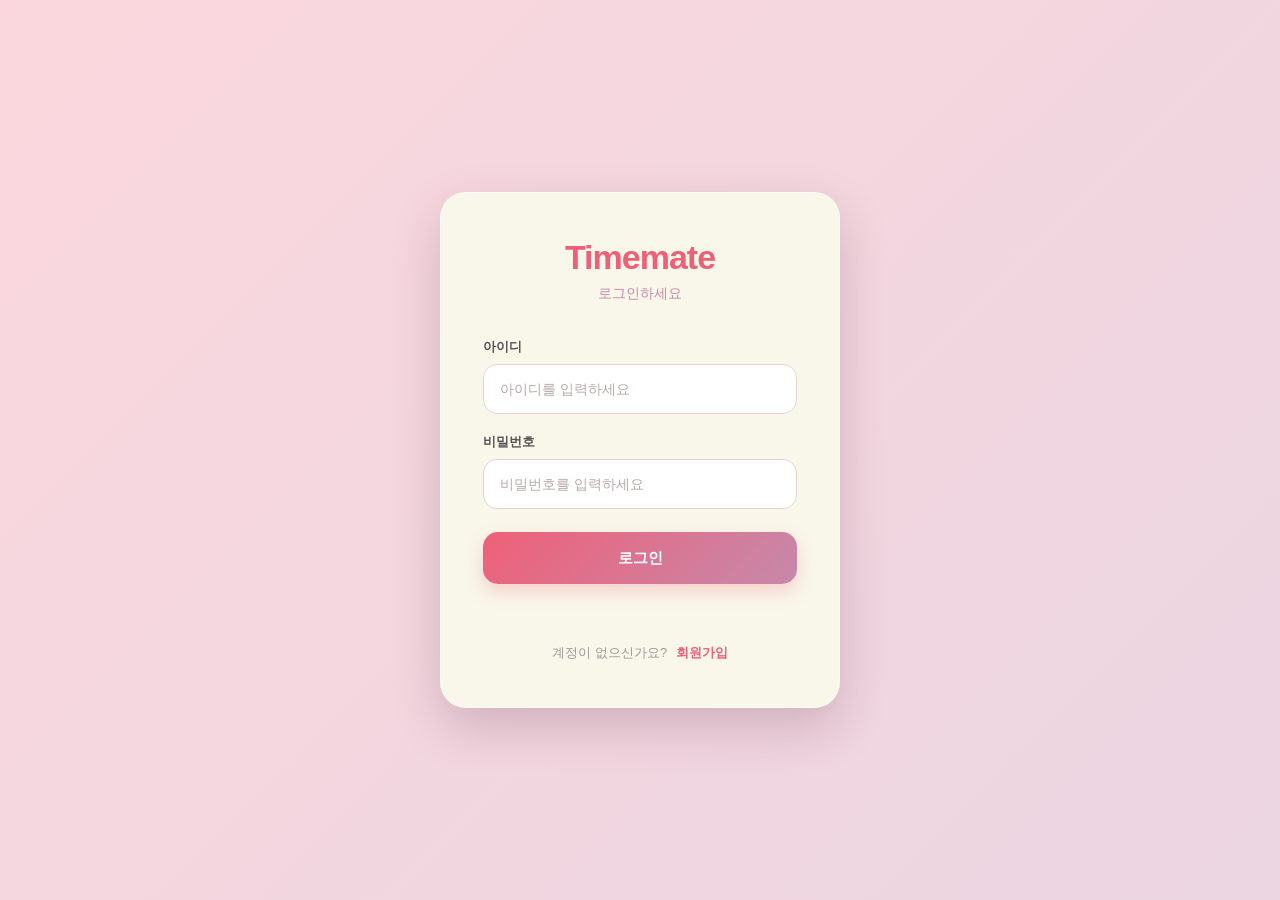
<file: index.html>
<!DOCTYPE html>
<html lang="ko">

<head>
    <meta charset="UTF-8">
    <meta name="viewport"
        content="width=device-width, initial-scale=1.0">
    <title>Timemate</title>
    <link rel="stylesheet" href="style.css">
</head>

<body>
<div class="app">
    <!-- 左侧菜单（왼쪽 메뉴） -->
    <aside class="sidebar">
        <div class="logo">
            Timemate
        </div>
       
<nav class="menu">

    <a href="index.html" class="menu-item active">
        <span class="menu-icon">⌂</span>
        <span>대시보드</span>
    </a>

    <a href="index.html" class="menu-item">
        <span class="menu-icon">▣</span>
        <span>일정 관리</span>
    </a>

    <a href="focus.html" class="menu-item">
        <span class="menu-icon">✓</span>
        <span>집중 관리</span>
    </a>

    <a href="statistics.html" class="menu-item">
        <span class="menu-icon">▥</span>
        <span>통계</span>
    </a>

    <a href="#" class="menu-item">
        <span class="menu-icon">⚙</span>
        <span>설정</span>
    </a>

</nav>

    </aside>

    <!--主界面（메인 화면） -->

    <main class="main">

        <!-- 상단 -->
        <header class="top-header">
            <div class="title-area">
                <h1>
                    개인 일정 관리
                </h1>
                <p id="welcomeMessage">
                    Hi!
                </p>
            </div>

            <div class="user-area">
                <div class="user-avatar">
                    J
                </div>
                <button id="logoutButton">
                    로그아웃
                </button>
            </div>
        </header>

        <!-- 今日摘要（오늘의 요약） -->

        <section class="summary-section">

            <div class="summary-card">

                <span class="summary-label">
                    오늘의 일정
                </span>

                <strong id="todayScheduleCount">
                    0
                </strong>

                <span class="summary-small">
                    개
                </span>

            </div>
            <div class="summary-card">

                <span class="summary-label">
                    오늘의 할 일
                </span>

                <strong id="todayTodoCount">
                    0
                </strong>

                <span class="summary-small">
                    개
                </span>

            </div>
            <div class="summary-card">

                <span class="summary-label">
                    집중 시간
                </span>

                <strong id="todayFocusTime">
                    00:00
                </strong>

                <span class="summary-small">
                    오늘
                </span>

            </div>

        </section>

        
<!-- 월간 캘린더 -->
<section class="calendar-card">
    <div class="section-header calendar-header">
        <div>
            <p class="section-label">CALENDAR</p>
            <h2>월간 일정 캘린더</h2>
        </div>

        <div class="calendar-navigation">
            <button type="button" id="prevMonth">‹</button>
            <strong id="calendarMonth"></strong>
            <button type="button" id="nextMonth">›</button>
        </div>
    </div>

    <div class="calendar-weekdays">
        <span>일</span>
        <span>월</span>
        <span>화</span>
        <span>수</span>
        <span>목</span>
        <span>금</span>
        <span>토</span>
    </div>

    <div id="calendarDays" class="calendar-days"></div>

    <div class="calendar-agenda">
        <h3 id="selectedDateTitle">선택한 날짜의 일정</h3>
        <ul id="calendarAgendaList"></ul>
    </div>
</section>

<!-- 기존 일정 관리 -->
<section class="schedule-card">

        <!--  日程管理（일정 관리） -->
            <div class="section-header">
                <div>
                    <p class="section-label">
                        SCHEDULE
                    </p>
                    <h2>
                        일정 관리
                    </h2>
                </div>
            </div>
            <!--  日程输入（일정 입력） -->
            <div class="schedule-input">
                <input
                    type="date"
                    id="date"
                >
                <input
                    type="text"
                    id="schedule"
                    placeholder="새로운 일정을 입력하세요"
                >
                <button
                    onclick="addSchedule()"
                    class="add-button"
                >
                    추가
                </button>
            </div>
            <!--  日程列表（일정 목록） -->
            <div class="schedule-content">
                <ul id="scheduleList">
                </ul>
            </div>
        <!-- 未来功能（앞으로 추가될 기능） -->
        <section class="future-section">
            <a href="focus.html" class="future-card">
    <div class="future-icon">
        ✓
    </div>

    <div>
        <h3>
            To-Do
        </h3>

        <p>
            지금 해야 할 일을 관리해보세요.
        </p>
    </div>
</a>
            <a href="focus.html" class="future-card">

    <div class="future-icon">
        ◷
    </div>

    <div>

        <h3>
            집중 관리
        </h3>

        <p>
            지금 할 일과 집중 시간을 관리해보세요.
        </p>

    </div>

</a>
            <div class="future-card">

                <div class="future-icon">
                    ▥
                </div>

                <div>

                    <h3>
                        통계
                    </h3>

                    <p>
                        나의 활동을 확인해보세요.
                    </p>

                </div>

            </div>


        </section>


    </main>

</div>

<script src="script.js"></script>

</body>

</html>
</file>
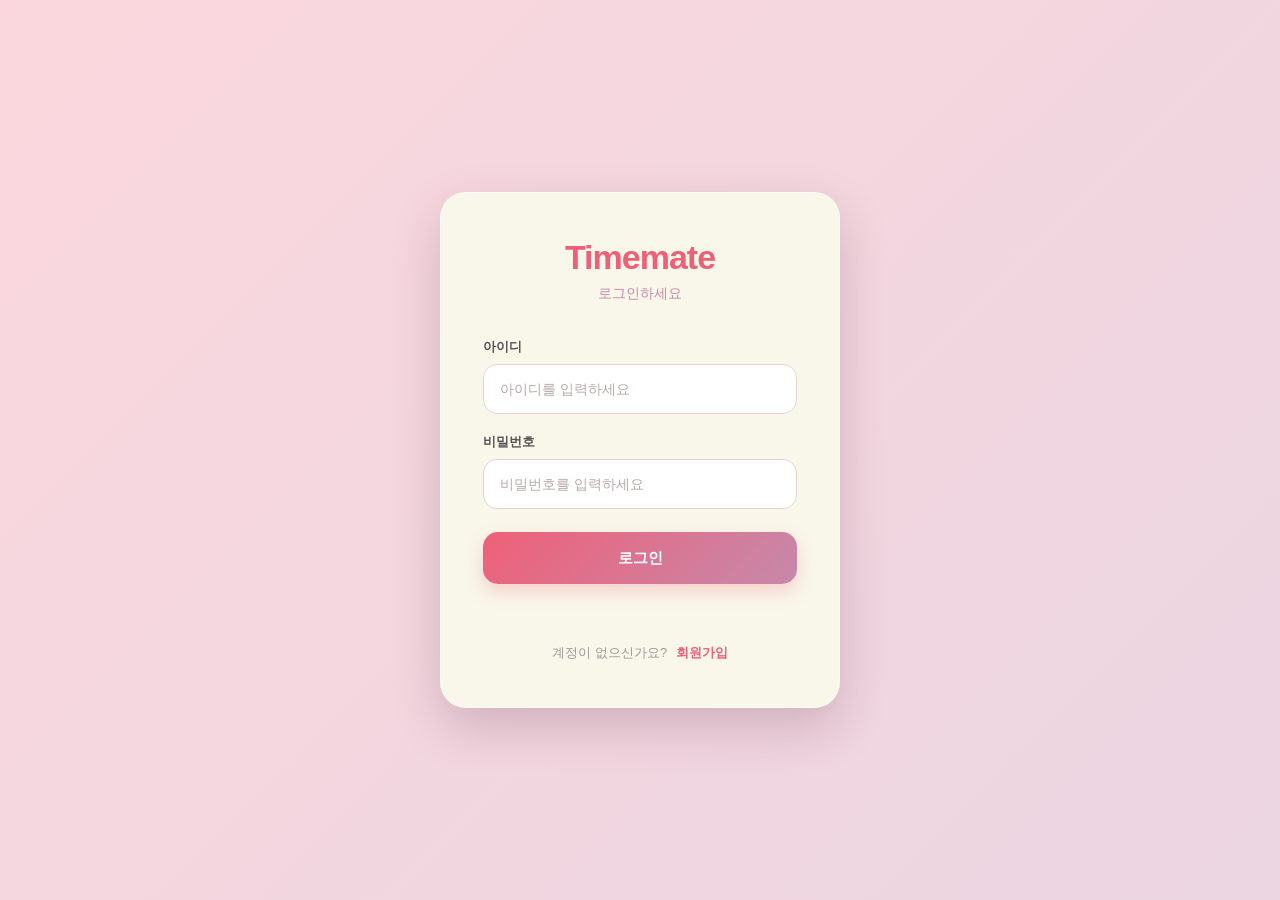
<file: focus.html>
<!DOCTYPE html>
<html lang="ko">

<head>

    <meta charset="UTF-8">
    <meta name="viewport"
        content="width=device-width, initial-scale=1.0">
    <title>Timemate - 집중 관리</title>

    <link rel="stylesheet" href="focus.css">

</head>

<body>
<!--  전체页面  -->

<div class="focus-page">
<!--   左侧菜单 -->
    <aside class="sidebar">

        <div class="sidebar-logo">
            Timemate
        </div>

        <nav class="sidebar-menu">
    <!-- 대시보드 -->
    <a href="index.html"
    class="menu-item">
        <span class="menu-icon">⌂</span>
        <span>대시보드</span>
    </a>

    <!-- 일정 관리 -->
    <a href="index.html"
    class="menu-item">
        <span class="menu-icon">▣</span>
        <span>일정 관리</span>
    </a>

    <!-- 집중 관리 -->
    <a href="focus.html"
    class="menu-item active">
        <span class="menu-icon">✓</span>
        <span>집중 관리</span>
    </a>

    <!-- 통계 -->
    <a href="statistics.html"
    class="menu-item">
        <span class="menu-icon">◷</span>
        <span>통계</span>
    </a>
</nav>
        <div class="sidebar-bottom">
            <button id="logoutButton">
                로그아웃
            </button>
        </div>
    </aside>
<!-- 主体内容 -->

    <main class="main-content">
        <!-- 页面标题 -->

        <header class="page-header">

            <div>
                <p class="page-label">
                    집중 관리
                </p>
                <h1>
                    지금 할 일에 집중해보세요
                </h1>
            </div>
        </header>

<!--  计时器 -->

        <section class="timer-card">
            <div class="timer-top">
                <span class="timer-label">
                    FOCUS TIMER
                </span>

                <span class="timer-status"
                    id="timerStatus">
                    대기 중
                </span>
            </div>

            <!-- 当前任务 -->

            <div class="current-task">
                <p>
                    현재 집중할 일
                </p>

                <h2 id="currentTask">
                    할 일을 선택하세요
                </h2>
            </div>

            <!-- 大钟 -->

            <div class="timer-display"
                id="timerDisplay">
                25:00
            </div>

            <!-- 计时模式 -->
            <div class="timer-mode">
                <button
                    class="mode-button active"
                    data-mode="countdown">
                    집중 시간
                </button>

                <button
                    class="mode-button"
                    data-mode="stopwatch">
                    정방향
                </button>
            </div>

            <!-- 倒计时时间 -->

            <div class="preset-area"
                id="presetArea">
                <button
                    class="preset-button"
                    data-minutes="15">
                    15분
                </button>

                <button
                    class="preset-button selected"
                    data-minutes="25">
                    25분
                </button>

                <button
                    class="preset-button"
                    data-minutes="45">
                    45분
                </button>

                <button
                    class="preset-button"
                    data-minutes="60">
                    60분
                </button>
            </div>

            <!-- 操作按钮 -->

        <div class="timer-controls">
    <button id="startButton" class="primary-button">
        시작
    </button>

    <button id="pauseButton" class="secondary-button">
        일시정지
    </button>

    <button id="resetButton" class="secondary-button">
        초기화
    </button>

    <button id="finishButton" class="finish-button">
        집중 종료
    </button>
</div>

<!-- 分心记录 -->
<div class="distraction-area">

    <p class="distraction-title">
        오늘의 집중을 방해한 횟수
    </p>

    <div class="distraction-count">
        <span id="sessionDistractionCount">0</span>
        <span>회</span>
    </div>

    <button id="distractionButton">
        😵 딴짓 기록하기
    </button>

</div>
<!-- 专注结束报告 -->
<section class="focus-report" id="focusReport">

    <div class="report-header">
        <p class="section-label">FOCUS REPORT</p>
        <h2>🎉 오늘의 집중 결과</h2>
        <p>이번 집중 활동을 정리해 보세요.</p>
    </div>

    <div class="report-grid">

        <div class="report-item">
            <span>이번 집중 시간</span>
            <strong id="reportSessionTime">25분</strong>
        </div>

        <div class="report-item">
            <span>이번 집중 딴짓 횟수</span>
            <strong id="reportSessionDistractions">0회</strong>
        </div>

        <div class="report-item">
            <span>오늘 총 집중 시간</span>
            <strong id="reportTodayFocus">0분</strong>
        </div>

        <div class="report-item">
            <span>오늘 총 딴짓 횟수</span>
            <strong id="reportTodayDistractions">0회</strong>
        </div>

        <div class="report-item">
            <span>어제 딴짓 횟수</span>
            <strong id="reportYesterdayDistractions">0회</strong>
        </div>

    </div>

    <div class="report-analysis" id="reportAnalysis">
        오늘의 집중 결과를 확인해 보세요.
    </div>

</section>
<!--  To-Do -->

        <section class="todo-section">
            <div class="section-header">
                <div>
                    <p class="section-label">
                        TODAY
                    </p>
                    <h2>
                        지금 할 일
                    </h2>
                </div>
                <span id="todoCount">
                    0개
                </span>
            </div>
            <!-- 添加 To-Do -->

            <div class="todo-input-area">
                <input
                    type="text"
                    id="todoInput"
                    placeholder="지금 해야 할 일을 입력하세요">
                <button id="addTodoButton">
                    추가
                </button>
            </div>
            <!-- To-Do 列表 -->

            <div id="todoList"
                class="todo-list">
                <!-- JavaScript로 생성 -->
            </div>
        </section>
    </main>
</div>
<script src="focus.js"></script>
</body>
</html>
</file>
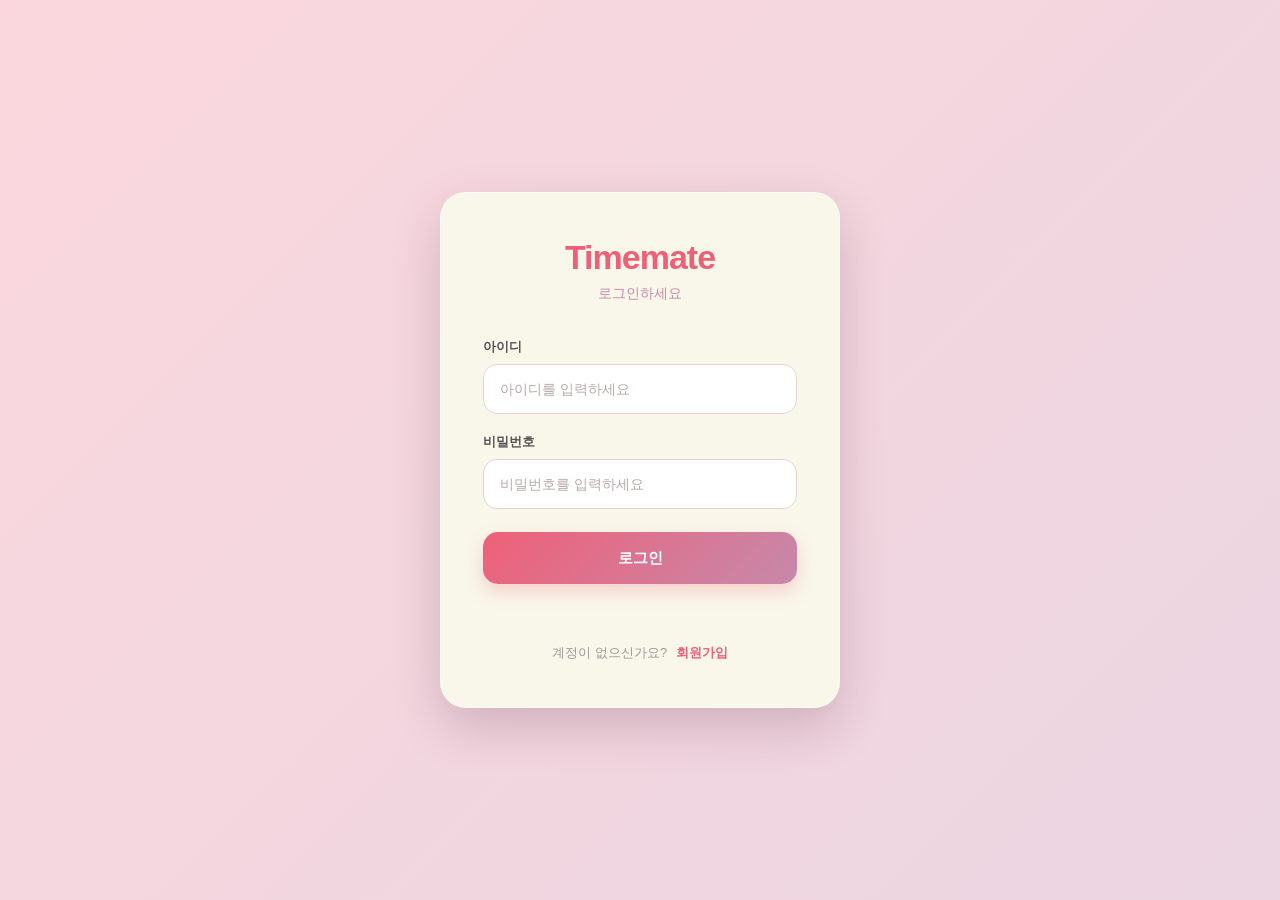
<file: login.html>
<!DOCTYPE html>
<html lang="ko">

<head>
    <meta charset="UTF-8">
    <meta name="viewport" content="width=device-width, initial-scale=1.0">

    <title>Timemate</title>

    <link rel="stylesheet" href="login.css">
</head>

<body>

<div class="auth-container">

    <div class="auth-card">

        <div class="auth-logo">
    Timemate
</div>

<p class="login-subtitle">
    로그인하세요
</p>

        <form id="loginForm">

            <label for="loginId">아이디</label>

            <input
                type="text"
                id="loginId"
                placeholder="아이디를 입력하세요"
                required
            >


            <label for="loginPassword">비밀번호</label>

            <input
                type="password"
                id="loginPassword"
                placeholder="비밀번호를 입력하세요"
                required
            >


            <button type="submit">
                로그인
            </button>

        </form>

        <p id="loginMessage" class="auth-message"></p>


        <div class="auth-footer">

            <span>계정이 없으신가요?</span>

            <a href="register.html">
                회원가입
            </a>

        </div>

    </div>

</div>


<script src="login.js"></script>

</body>

</html>
</file>
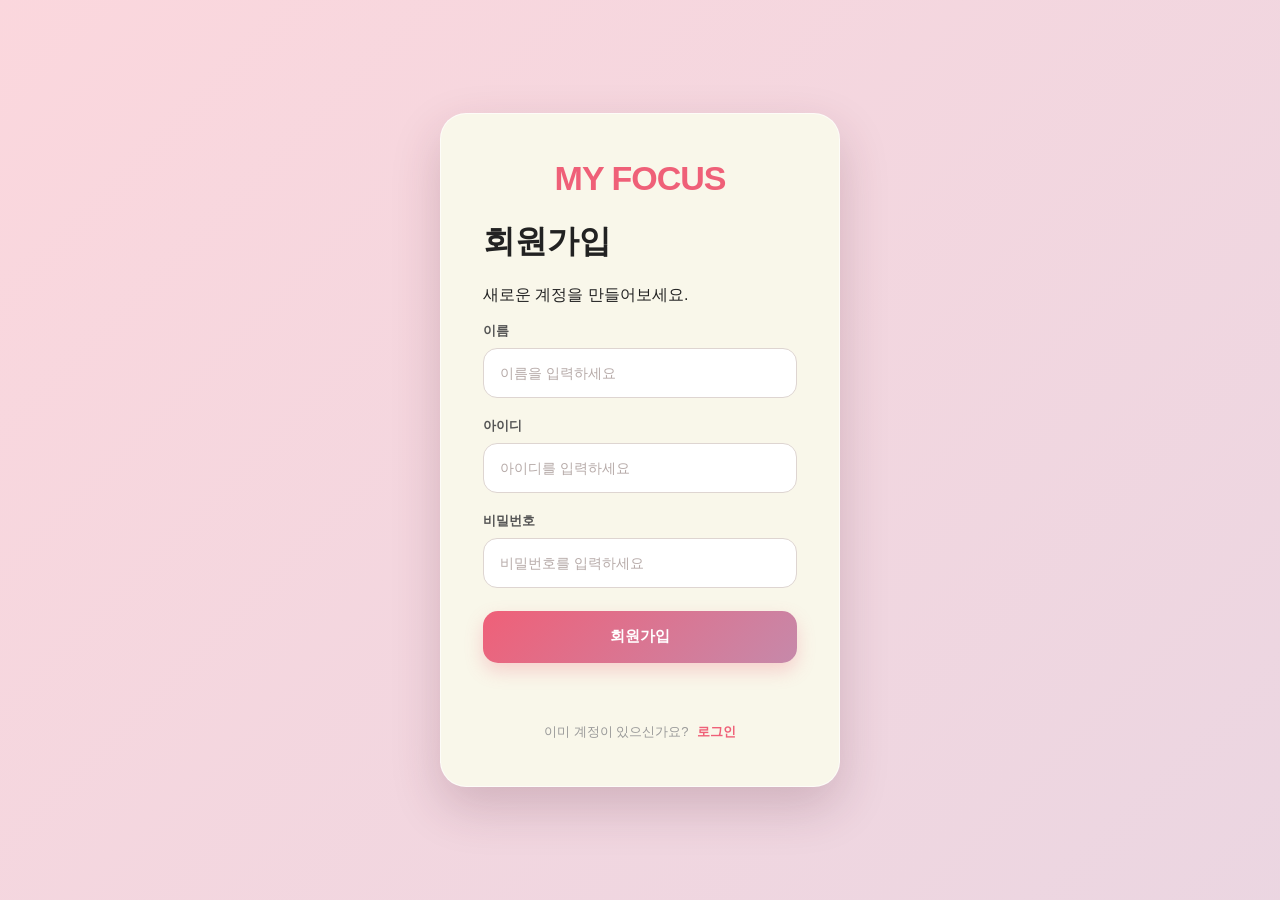
<file: register.html>
<!DOCTYPE html>
<html lang="ko">

<head>
    <meta charset="UTF-8">
    <meta name="viewport" content="width=device-width, initial-scale=1.0">

    <title>Timemate - 회원가입</title>

    <link rel="stylesheet" href="login.css">
</head>

<body>

<div class="auth-container">

    <div class="auth-card">
        <div class="auth-logo">
            MY FOCUS
        </div>
        <h1>회원가입</h1>
        <p class="auth-description">
            새로운 계정을 만들어보세요.
        </p>

        <form id="registerForm">

            <label for="registerName">이름</label>
            <input
                type="text"
                id="registerName"
                placeholder="이름을 입력하세요"
                required
            >
            <label for="registerId">아이디</label>

            <input
                type="text"
                id="registerId"
                placeholder="아이디를 입력하세요"
                required
            >
            <label for="registerPassword">비밀번호</label>

            <input
                type="password"
                id="registerPassword"
                placeholder="비밀번호를 입력하세요"
                required
            >
            <button type="submit">
                회원가입
            </button>

        </form>

        <p id="registerMessage" class="auth-message"></p>

        <div class="auth-footer">

            <span>이미 계정이 있으신가요?</span>

            <a href="login.html">
                로그인
            </a>

        </div>

    </div>

</div>

<script src="login.js"></script>

</body>

</html>
</file>
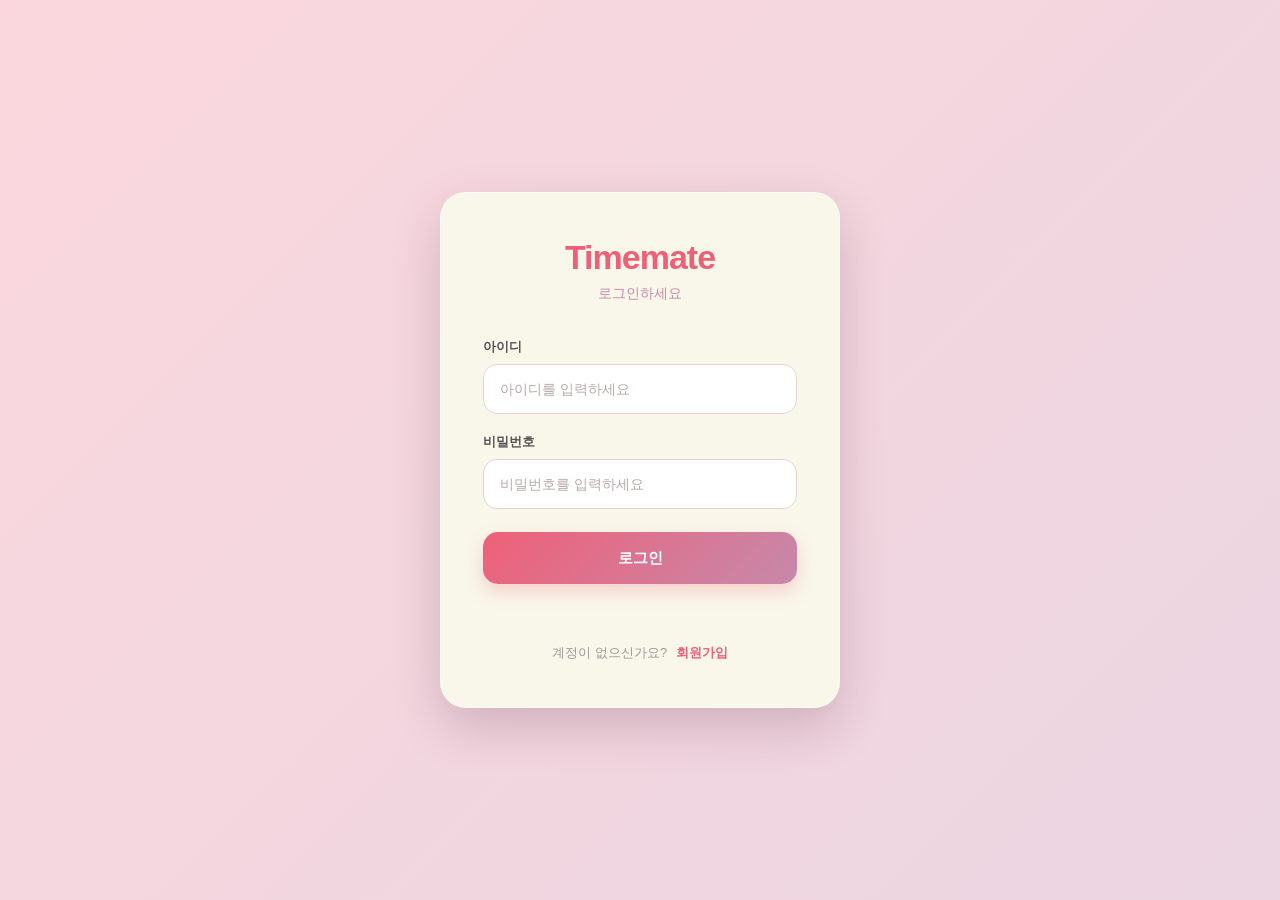
<file: statistics.html>
<!DOCTYPE html>
<html lang="ko">
<head>
    <meta charset="UTF-8">
    <meta name="viewport" content="width=device-width, initial-scale=1.0">
    <title>Timemate - 통계</title>
    <link rel="stylesheet" href="statistics.css">
    <script src="statistics.js" defer></script>
</head>
<body>
    <div class="app-layout">
        <aside class="sidebar">
            <div class="logo">Timemate</div>

<nav class="menu">
    <a href="index.html" class="menu-item">
        <span class="menu-icon">⌂</span>
        <span>대시보드</span>
    </a>

    <a href="index.html" class="menu-item">
        <span class="menu-icon">▣</span>
        <span>일정 관리</span>
    </a>

    <a href="focus.html" class="menu-item">
        <span class="menu-icon">✓</span>
        <span>집중 관리</span>
    </a>

    <a href="statistics.html" class="menu-item active">
        <span class="menu-icon">▥</span>
        <span>통계</span>
    </a>
</nav>
            <button id="logoutButton" class="logout-button">
                로그아웃
            </button>
        </aside>

        <main class="main-content">
            <header class="page-header">
                <div>
                    <p class="eyebrow">TIMEMATE REPORT</p>
                    <h1>통계</h1>
                    <p class="subtitle">
                        나의 일정과 집중 시간을 확인하세요.
                    </p>
                </div>
                <div class="user-label" id="userName">사용자</div>
            </header>

            <section class="summary-grid">
                <article class="summary-card">
                    <div class="card-icon pink">▦</div>
                    <p>전체 일정</p>
                    <h2><span id="totalSchedules">0</span><small>개</small></h2>
                    <span class="card-note">등록된 일정</span>
                </article>

                <article class="summary-card">
                    <div class="card-icon purple">✓</div>
                    <p>전체 할 일</p>
                    <h2><span id="totalTodos">0</span><small>개</small></h2>
                    <span class="card-note">등록된 To-Do</span>
                </article>

                <article class="summary-card">
                    <div class="card-icon green">✓</div>
                    <p>완료한 할 일</p>
                    <h2><span id="completedTodos">0</span><small>개</small></h2>
                    <span class="card-note">완료된 To-Do</span>
                </article>

                <article class="summary-card">
                    <div class="card-icon orange">◷</div>
                    <p>총 집중 시간</p>
                    <h2 id="totalFocusTime">00:00</h2>
                    <span class="card-note">누적 집중 시간</span>
                </article>
            </section>

            <section class="content-grid">
                <article class="panel focus-panel">
                    <div class="panel-heading">
                        <div>
                            <h2>최근 7일 집중 시간</h2>
                            <p>하루별 집중 기록</p>
                        </div>
                        <span class="panel-tag">WEEKLY</span>
                    </div>

                    <div id="weeklyChart" class="weekly-chart"></div>
                    <p id="chartMessage" class="chart-message">
                        집중 기록을 확인하고 있습니다.
                    </p>
                </article>

                <article class="panel completion-panel">
                    <div class="panel-heading">
                        <div>
                            <h2>할 일 완료율</h2>
                            <p>전체 To-Do 기준</p>
                        </div>
                    </div>

                    <div class="progress-area">
                        <div class="progress-ring" id="progressRing">
                            <div class="progress-inner">
                                <strong id="completionRate">0%</strong>
                                <span>완료율</span>
                            </div>
                        </div>
                    </div>

                    <div class="legend">
                        <div>
                            <span class="legend-dot completed-dot"></span>
                            완료한 할 일
                            <strong id="completedLegend">0</strong>
                        </div>
                        <div>
                            <span class="legend-dot unfinished-dot"></span>
                            남은 할 일
                            <strong id="unfinishedTodos">0</strong>
                        </div>
                    </div>
                </article>
            </section>

            <section class="panel schedule-panel">
                <div class="panel-heading">
                    <div>
                        <h2>일정 현황</h2>
                        <p>날짜별 등록된 일정</p>
                    </div>
                    <a href="index.html" class="text-link">일정 관리 →</a>
                </div>

                <div class="schedule-stats">
                    <div>
                        <span>오늘의 일정</span>
                        <strong id="todaySchedules">0개</strong>
                    </div>
                    <div>
                        <span>예정된 일정</span>
                        <strong id="upcomingSchedules">0개</strong>
                    </div>
                    <div>
                        <span>지난 일정</span>
                        <strong id="pastSchedules">0개</strong>
                    </div>
                </div>
            </section>

            <footer class="page-footer">
                Timemate · 나의 시간 관리 기록
            </footer>
        </main>
    </div>
</body>
</html>
</file>
<file: style.css>
/* Timemate - 기본 스타일
   Dashboard / Schedule / Calendar  */

* {
    box-sizing: border-box;
}

body {
    margin: 0;
    min-height: 100vh;
    font-family: Arial, "Malgun Gothic", sans-serif;
    background: linear-gradient(
        135deg,
        rgba(239, 96, 120, 0.12),
        rgba(198, 137, 170, 0.18)
    );
    color: #40383b;
}

button,
input {
    font-family: inherit;
}

/* 전체 레이아웃 */
.app {
    display: flex;
    min-height: 100vh;
}

/* 왼쪽 사이드바 */
.sidebar {
    display: flex;
    flex-direction: column;
    flex-shrink: 0;
    width: 220px;
    min-height: 100vh;
    padding: 30px 18px;
    background: rgba(249, 247, 234, 0.94);
    border-right: 1px solid rgba(198, 137, 170, 0.15);
    box-shadow: 4px 0 20px rgba(100, 60, 70, 0.04);
}

.logo {
    padding: 0 12px;
    margin-bottom: 45px;
    color: #EF6078;
    font-size: 24px;
    font-weight: 800;
    letter-spacing: -0.8px;
}

.menu {
    display: flex;
    flex-direction: column;
    gap: 7px;
}

.menu-item {
    display: flex;
    align-items: center;
    gap: 13px;
    padding: 12px 14px;
    border-radius: 12px;
    color: #8d7e82;
    text-decoration: none;
    font-size: 14px;
    transition: background 0.2s ease, color 0.2s ease, transform 0.2s ease;
}

.menu-item:hover {
    background: rgba(239, 96, 120, 0.08);
    color: #EF6078;
    transform: translateX(2px);
}

.menu-item.active {
    background: linear-gradient(
        135deg,
        rgba(239, 96, 120, 0.13),
        rgba(198, 137, 170, 0.16)
    );
    color: #EF6078;
    font-weight: 700;
}

.menu-icon {
    width: 20px;
    flex-shrink: 0;
    text-align: center;
    font-size: 16px;
}

.sidebar-bottom {
    margin-top: auto;
}

/* 메인 영역 */
.main {
    flex: 1;
    min-width: 0;
    max-width: 1400px;
    padding: 42px 55px;
}

/* 상단 헤더 */
.top-header {
    display: flex;
    justify-content: space-between;
    align-items: center;
    gap: 20px;
    margin-bottom: 30px;
}

.title-area h1 {
    margin: 0;
    color: #3f373a;
    font-size: 28px;
    letter-spacing: -1px;
}

.title-area p {
    margin: 8px 0 0;
    color: #C689AA;
    font-size: 14px;
    font-weight: 500;
}

.user-area {
    display: flex;
    align-items: center;
    gap: 12px;
    flex-shrink: 0;
}

.user-avatar {
    display: flex;
    align-items: center;
    justify-content: center;
    width: 40px;
    height: 40px;
    border-radius: 50%;
    background: linear-gradient(135deg, #EF6078, #C689AA);
    color: white;
    font-size: 14px;
    font-weight: 700;
    box-shadow: 0 5px 14px rgba(239, 96, 120, 0.18);
}

#logoutButton {
    padding: 9px 14px;
    border: 1px solid rgba(198, 137, 170, 0.28);
    border-radius: 10px;
    background: #F9F7EA;
    color: #806f75;
    cursor: pointer;
    transition: background 0.2s ease, color 0.2s ease, transform 0.2s ease;
}

#logoutButton:hover {
    background: white;
    color: #EF6078;
    transform: translateY(-1px);
}

/* 오늘의 요약 카드 */
.summary-section {
    display: grid;
    grid-template-columns: repeat(3, minmax(0, 1fr));
    gap: 17px;
    margin-bottom: 20px;
}

.summary-card {
    padding: 21px 23px;
    border: 1px solid rgba(198, 137, 170, 0.16);
    border-radius: 16px;
    background: rgba(249, 247, 234, 0.95);
    box-shadow: 0 7px 20px rgba(100, 60, 70, 0.045);
    transition: transform 0.2s ease, box-shadow 0.2s ease;
}

.summary-card:hover {
    transform: translateY(-2px);
    box-shadow: 0 10px 25px rgba(100, 60, 70, 0.07);
}

.summary-label {
    display: block;
    margin-bottom: 12px;
    color: #9c8d92;
    font-size: 13px;
}

.summary-card strong {
    margin-right: 4px;
    color: #4b4044;
    font-size: 25px;
}

.summary-small {
    color: #C689AA;
    font-size: 12px;
}

/* 공통 카드 및 섹션 제목 */
.schedule-card,
.calendar-card {
    border: 1px solid rgba(198, 137, 170, 0.16);
    border-radius: 18px;
    background: rgba(249, 247, 234, 0.96);
    box-shadow: 0 8px 25px rgba(100, 60, 70, 0.05);
}

.schedule-card {
    padding: 29px;
}

.section-header {
    display: flex;
    justify-content: space-between;
    align-items: center;
    gap: 15px;
    margin-bottom: 23px;
}

.section-label {
    margin: 0 0 5px;
    color: #C689AA;
    font-size: 10px;
    font-weight: 700;
    letter-spacing: 1.5px;
}

.section-header h2 {
    margin: 0;
    color: #463c40;
    font-size: 20px;
}

/* 일정 입력 */
.schedule-input {
    display: flex;
    gap: 10px;
    margin-bottom: 25px;
}

.schedule-input input {
    min-width: 0;
    padding: 12px 13px;
    border: 1px solid rgba(198, 137, 170, 0.25);
    border-radius: 11px;
    outline: none;
    background: white;
    color: #4b4044;
    transition: border-color 0.2s ease, box-shadow 0.2s ease;
}

.schedule-input input:focus {
    border-color: #C689AA;
    box-shadow: 0 0 0 4px rgba(198, 137, 170, 0.12);
}

.schedule-input input[type="text"] {
    flex: 1;
}

.schedule-input input::placeholder {
    color: #b6aaad;
}

.add-button {
    flex-shrink: 0;
    padding: 10px 19px;
    border: none;
    border-radius: 11px;
    background: linear-gradient(135deg, #EF6078, #C689AA);
    color: white;
    font-size: 13px;
    font-weight: 700;
    cursor: pointer;
    box-shadow: 0 6px 15px rgba(239, 96, 120, 0.18);
    transition: transform 0.2s ease, box-shadow 0.2s ease;
}

.add-button:hover {
    transform: translateY(-2px);
    box-shadow: 0 9px 20px rgba(239, 96, 120, 0.25);
}

/* 일정 목록 */
.schedule-content {
    min-height: 80px;
}

#scheduleList {
    margin: 0;
    padding: 0;
    list-style: none;
}

#scheduleList li {
    display: flex;
    justify-content: space-between;
    align-items: center;
    gap: 10px;
    padding: 14px 16px;
    margin-bottom: 9px;
    border: 1px solid rgba(198, 137, 170, 0.10);
    border-radius: 11px;
    background: rgba(255, 255, 255, 0.72);
    font-size: 13px;
    transition: background 0.2s ease, transform 0.2s ease;
}

#scheduleList li:hover {
    background: white;
    transform: translateX(2px);
}

.schedule-buttons {
    display: flex;
    flex-shrink: 0;
    gap: 6px;
}

.edit-button,
.delete-button {
    padding: 6px 10px;
    border-radius: 7px;
    font-size: 12px;
    cursor: pointer;
    transition: background 0.2s ease, color 0.2s ease;
}

.edit-button {
    border: 1px solid rgba(198, 137, 170, 0.25);
    background: rgba(198, 137, 170, 0.08);
    color: #9b6583;
}

.edit-button:hover {
    background: rgba(198, 137, 170, 0.17);
    color: #7f4e69;
}

.delete-button {
    border: 1px solid rgba(160, 150, 150, 0.20);
    background: #f7f5f5;
    color: #9a8f92;
}

.delete-button:hover {
    background: #eee9ea;
    color: #806f73;
}

.schedule-section-title {
    margin: 22px 0 10px;
    color: #4b4044;
    font-size: 15px;
}

.past-title {
    margin-top: 32px;
    color: #a59499;
}

.past-schedule {
    background: rgba(235, 231, 231, 0.72) !important;
    color: #aaa;
}

.past-schedule span {
    color: #aaa;
    text-decoration: line-through;
}

.past-schedule button {
    color: #aaa;
}

/* 바로가기 카드 */
.future-section {
    display: grid;
    grid-template-columns: repeat(3, minmax(0, 1fr));
    gap: 17px;
    margin-top: 20px;
}

.future-card {
    display: flex;
    align-items: center;
    gap: 14px;
    min-width: 0;
    padding: 21px;
    border: 1px solid rgba(198, 137, 170, 0.14);
    border-radius: 16px;
    background: rgba(249, 247, 234, 0.90);
    box-shadow: 0 6px 18px rgba(100, 60, 70, 0.04);
    color: inherit;
    text-decoration: none;
    transition: transform 0.2s ease, box-shadow 0.2s ease;
}

.future-card:hover {
    transform: translateY(-2px);
    box-shadow: 0 10px 23px rgba(100, 60, 70, 0.07);
}

.future-icon {
    display: flex;
    align-items: center;
    justify-content: center;
    flex-shrink: 0;
    width: 40px;
    height: 40px;
    border-radius: 11px;
    background: linear-gradient(
        135deg,
        rgba(239, 96, 120, 0.12),
        rgba(198, 137, 170, 0.16)
    );
    color: #C689AA;
    font-size: 17px;
}

.future-card h3 {
    margin: 0 0 5px;
    color: #4b4044;
    font-size: 14px;
}

.future-card p {
    margin: 0;
    color: #9c8d92;
    font-size: 11px;
}

/* 월간 일정 캘린더 */
.calendar-card {
    padding: 29px;
    margin-bottom: 20px;
}

.calendar-header {
    flex-wrap: wrap;
}

.calendar-navigation {
    display: flex;
    align-items: center;
    gap: 14px;
}

.calendar-navigation strong {
    min-width: 100px;
    color: #4b4044;
    font-size: 16px;
    text-align: center;
}

.calendar-navigation button {
    width: 34px;
    height: 34px;
    border: 1px solid rgba(198, 137, 170, 0.25);
    border-radius: 10px;
    background: white;
    color: #9b6583;
    font-size: 22px;
    cursor: pointer;
}

.calendar-navigation button:hover {
    background: rgba(198, 137, 170, 0.12);
}

.calendar-weekdays,
.calendar-days {
    display: grid;
    grid-template-columns: repeat(7, minmax(0, 1fr));
    gap: 7px;
    width: 100%;
}

.calendar-weekdays {
    margin-bottom: 8px;
}

.calendar-weekdays span {
    padding: 10px 0;
    color: #9c8d92;
    font-size: 12px;
    font-weight: 700;
    text-align: center;
}

.calendar-days .calendar-day {
    display: flex;
    flex-direction: column;
    align-items: center;
    justify-content: flex-start;
    gap: 5px;
    width: 100%;
    min-width: 0;
    min-height: 76px;
    padding: 8px 2px;
    overflow: hidden;
    border: 1px solid rgba(198, 137, 170, 0.2);
    border-radius: 10px;
    background: rgba(255, 255, 255, 0.8);
    color: #4b4044;
    white-space: normal;
    cursor: pointer;
}

.calendar-day:hover {
    border-color: rgba(239, 96, 120, 0.35);
    background: rgba(239, 96, 120, 0.08);
}

.calendar-day.empty {
    visibility: hidden;
    pointer-events: none;
    border-color: transparent;
    background: transparent;
}

.calendar-day.today {
    border-color: #EF6078;
    background: rgba(239, 96, 120, 0.12);
}

.calendar-day.selected {
    border: 2px solid #C689AA;
    background: rgba(198, 137, 170, 0.15);
}

.day-number {
    display: flex;
    align-items: center;
    justify-content: center;
    flex-shrink: 0;
    width: 27px;
    height: 27px;
    font-size: 13px;
}

.calendar-day.today .day-number {
    border-radius: 50%;
    background: #EF6078;
    color: white;
}

.day-event-dot {
    display: block;
    flex-shrink: 0;
    width: 6px;
    height: 6px;
    min-height: 6px;
    padding: 0;
    border-radius: 50%;
    background: #EF6078;
}

.day-event-count {
    display: block;
    color: #9b6583;
    font-size: 10px;
    line-height: 1.2;
    white-space: nowrap;
}

.calendar-agenda {
    padding-top: 18px;
    margin-top: 24px;
    border-top: 1px solid rgba(198, 137, 170, 0.16);
}

.calendar-agenda h3 {
    margin: 0 0 12px;
    color: #4b4044;
    font-size: 15px;
}

#calendarAgendaList {
    padding: 0;
    margin: 0;
    list-style: none;
}

#calendarAgendaList li {
    padding: 12px 14px;
    margin-bottom: 8px;
    border: 1px solid rgba(198, 137, 170, 0.12);
    border-radius: 9px;
    background: white;
    font-size: 13px;
    overflow-wrap: anywhere;
}

.calendar-empty-message {
    padding: 8px 0;
    color: #9c8d92;
    font-size: 13px;
}

/* 반응형 디자인 - 태블릿  */
@media (max-width: 900px) {
    .main {
        padding: 25px 20px;
    }

    .summary-section {
        grid-template-columns: repeat(2, minmax(0, 1fr));
    }

    .future-section {
        grid-template-columns: repeat(2, minmax(0, 1fr));
    }
}

/* 반응형 디자인 - 모바일  */
@media (max-width: 650px) {
    .app {
        display: flex;
        flex-direction: column;
        width: 100%;
        min-height: 100vh;
    }

    /* 로고는 위, 메뉴와 설정은 아래 한 줄 */
    .sidebar {
        display: grid;
        grid-template-columns: minmax(0, 1fr) auto;
        grid-template-areas:
            "logo logo"
            "menu setting";
        align-items: center;
        gap: 10px;
        width: 100%;
        min-height: auto;
        padding: 15px 12px;
        border-right: none;
        border-bottom: 1px solid rgba(198, 137, 170, 0.2);
    }

    .logo {
        grid-area: logo;
        padding: 0 5px;
        margin: 0;
        font-size: 22px;
    }

    .menu {
        grid-area: menu;
        display: flex;
        flex-direction: row;
        gap: 6px;
        min-width: 0;
        overflow-x: auto;
        padding-bottom: 4px;
        scrollbar-width: thin;
    }

    .menu-item {
        flex: 0 0 auto;
        justify-content: center;
        gap: 7px;
        padding: 10px 11px;
        font-size: 12px;
        white-space: nowrap;
    }

    .menu-item:hover {
        transform: none;
    }

    .menu-item span:last-child {
        display: inline;
    }

    .menu-icon {
        width: auto;
        font-size: 14px;
    }

    .sidebar-bottom {
        grid-area: setting;
        margin: 0;
    }

    .sidebar-bottom .menu-item {
        padding: 10px 8px;
    }

    .main {
        width: 100%;
        max-width: none;
        padding: 20px 14px;
    }

    .top-header {
        flex-wrap: wrap;
        align-items: center;
        gap: 12px;
        margin-bottom: 22px;
    }

    .title-area h1 {
        font-size: 23px;
    }

    .title-area p {
        font-size: 12px;
    }

    .user-area {
        gap: 8px;
        margin-left: auto;
    }

    .user-avatar {
        width: 34px;
        height: 34px;
    }

    #logoutButton {
        padding: 8px 10px;
        font-size: 12px;
    }

    .summary-section {
        grid-template-columns: 1fr;
        gap: 12px;
    }

    .summary-card {
        padding: 17px 19px;
    }

    .summary-card strong {
        font-size: 22px;
    }

    .schedule-card {
        padding: 18px 14px;
        border-radius: 14px;
    }

    .section-header h2 {
        font-size: 18px;
    }

    .schedule-input {
        flex-direction: column;
        gap: 9px;
    }

    .schedule-input input,
    .schedule-input input[type="text"],
    .schedule-input input[type="date"] {
        width: 100%;
        min-width: 0;
        flex: none;
        font-size: 14px;
    }

    .add-button {
        width: 100%;
        padding: 12px;
    }

    #scheduleList li {
        flex-wrap: wrap;
        gap: 10px;
        padding: 12px;
    }

    #scheduleList li > span {
        width: 100%;
        overflow-wrap: anywhere;
    }

    .schedule-buttons {
        width: 100%;
        justify-content: flex-end;
    }

    .future-section {
        grid-template-columns: 1fr;
        gap: 12px;
    }

    .future-card {
        padding: 16px;
    }

    .calendar-card {
        padding: 15px 9px;
        border-radius: 14px;
    }

    .calendar-header {
        gap: 10px;
    }

    .calendar-navigation {
        gap: 8px;
    }

    .calendar-navigation strong {
        min-width: 85px;
        font-size: 14px;
    }

    .calendar-weekdays,
    .calendar-days {
        gap: 3px;
    }

    .calendar-weekdays span {
        padding: 7px 0;
        font-size: 10px;
    }

    .calendar-days .calendar-day {
        min-height: 55px;
        padding: 4px 1px;
        gap: 3px;
        border-radius: 7px;
    }

    .day-number {
        width: 23px;
        height: 23px;
        font-size: 11px;
    }

    .day-event-count {
        font-size: 8px;
    }

    .calendar-agenda {
        padding-top: 14px;
        margin-top: 18px;
    }

    #calendarAgendaList li {
        font-size: 12px;
    }
}

/* 아주 작은 모바일 화면 */
@media (max-width: 380px) {
    .main {
        padding: 15px 10px;
    }

    .title-area h1 {
        font-size: 20px;
    }

    .user-avatar {
        display: none;
    }

    .menu-item {
        gap: 5px;
        padding: 9px 8px;
        font-size: 11px;
    }

    .calendar-days .calendar-day {
        min-height: 48px;
    }
}
</file>
<file: focus.css>
/* Timemate Focus 页面样式
   专注管理：Timer + To-Do  */

* {
    box-sizing: border-box;
}

body {
    margin: 0;
    font-family: Arial, "Malgun Gothic", sans-serif;
    color: #444;
    background: #F9F7EA;
}

/* 整体布局 */
.focus-page {
    display: flex;
    min-height: 100vh;
    background: linear-gradient(
        135deg,
        #F9F7EA 0%,
        #f8efed 55%,
        #f0e4eb 100%
    );
}

/* 左侧菜单 */
.sidebar {
    width: 220px;
    min-height: 100vh;
    flex: 0 0 220px;
    padding: 30px 18px;
    background: rgba(249, 247, 234, 0.92);
    border-right: 1px solid rgba(198, 137, 170, 0.15);
    display: flex;
    flex-direction: column;
    position: relative;
}

.sidebar-logo {
    padding: 5px 15px 35px;
    font-size: 26px;
    font-weight: 800;
    color: #EF6078;
    letter-spacing: -1px;
}

.sidebar-menu {
    display: flex;
    flex-direction: column;
    gap: 8px;
}

.menu-item {
    display: flex;
    align-items: center;
    gap: 12px;
    padding: 13px 15px;
    border-radius: 14px;
    color: #777;
    text-decoration: none;
    font-size: 14px;
    font-weight: 600;
    transition: background 0.2s ease, color 0.2s ease, transform 0.2s ease;
}

.menu-item:hover {
    background: rgba(239, 96, 120, 0.08);
    color: #EF6078;
    transform: translateX(2px);
}

.menu-item.active {
    background: rgba(239, 96, 120, 0.12);
    color: #EF6078;
}

.menu-icon {
    width: 20px;
    flex: 0 0 20px;
    text-align: center;
    font-size: 16px;
}

/* 左侧底部按钮 */
.sidebar-bottom {
    margin-top: auto;
    padding: 15px;
}

.sidebar-bottom button {
    width: 100%;
    padding: 11px;
    border: none;
    border-radius: 12px;
    background: transparent;
    color: #999;
    cursor: pointer;
    font-size: 13px;
}

.sidebar-bottom button:hover {
    background: rgba(198, 137, 170, 0.12);
    color: #EF6078;
}

/* 主内容 */
.main-content {
    flex: 1;
    min-width: 0;
    width: auto;
    max-width: 1400px;
    margin: 0;
    padding: 45px 40px 70px;
}

/* 页面标题 */
.page-header {
    margin-bottom: 28px;
}

.page-label {
    margin: 0 0 7px;
    font-size: 13px;
    font-weight: 700;
    color: #C689AA;
    letter-spacing: 1px;
}

.page-header h1 {
    margin: 0;
    font-size: 28px;
    color: #444;
    letter-spacing: -1px;
}

.welcome-text {
    margin: 8px 0 0;
    color: #999;
    font-size: 14px;
}

/* Timer 卡片 */
.timer-card {
    width: 100%;
    padding: 38px 45px;
    background: #F9F7EA;
    border: 1px solid rgba(198, 137, 170, 0.15);
    border-radius: 26px;
    box-shadow: 0 15px 40px rgba(80, 30, 50, 0.08);
    text-align: center;
}

.timer-top {
    display: flex;
    justify-content: space-between;
    align-items: center;
    gap: 12px;
}

.timer-label {
    font-size: 11px;
    font-weight: 800;
    letter-spacing: 1.5px;
    color: #C689AA;
}

.timer-status {
    padding: 6px 12px;
    border-radius: 20px;
    background: rgba(198, 137, 170, 0.12);
    color: #C689AA;
    font-size: 11px;
    font-weight: 600;
}

/* 当前任务 */
.current-task {
    margin-top: 25px;
}

.current-task p {
    margin: 0 0 8px;
    color: #999;
    font-size: 13px;
}

.current-task h2 {
    margin: 0;
    font-size: 19px;
    color: #555;
    overflow-wrap: anywhere;
}

/* 计时显示 */
.timer-display {
    width: 250px;
    height: 250px;
    max-width: 100%;
    margin: 28px auto;
    border-radius: 50%;
    display: flex;
    align-items: center;
    justify-content: center;
    font-size: 52px;
    font-weight: 700;
    letter-spacing: 2px;
    color: #EF6078;
    background: linear-gradient(145deg, #fffaf4, #f7e8ee);
    border: 9px solid rgba(198, 137, 170, 0.18);
    box-shadow: 0 15px 35px rgba(198, 137, 170, 0.15);
}

/* Timer 模式 */
.timer-mode {
    display: inline-flex;
    max-width: 100%;
    padding: 5px;
    background: rgba(198, 137, 170, 0.10);
    border-radius: 14px;
}

.mode-button {
    border: none;
    background: transparent;
    padding: 9px 20px;
    border-radius: 10px;
    color: #999;
    cursor: pointer;
    font-size: 13px;
    font-weight: 600;
}

.mode-button.active {
    background: #F9F7EA;
    color: #EF6078;
    box-shadow: 0 3px 8px rgba(80, 30, 50, 0.08);
}

/* 预设时间 */
.preset-area {
    display: flex;
    justify-content: center;
    flex-wrap: wrap;
    gap: 8px;
    margin-top: 20px;
}

.preset-button {
    padding: 8px 15px;
    border: 1px solid rgba(198, 137, 170, 0.25);
    border-radius: 10px;
    background: transparent;
    color: #999;
    cursor: pointer;
    font-size: 12px;
}

.preset-button:hover,
.preset-button.selected {
    background: rgba(239, 96, 120, 0.10);
    color: #EF6078;
    border-color: rgba(239, 96, 120, 0.25);
}

/* Timer 控制按钮 */
.timer-controls {
    display: flex;
    justify-content: center;
    flex-wrap: wrap;
    gap: 10px;
    margin-top: 25px;
}

.timer-controls button {
    min-width: 100px;
    min-height: 43px;
    padding: 0 16px;
    border-radius: 13px;
    cursor: pointer;
    font-size: 13px;
    font-weight: 700;
}

.primary-button {
    border: none;
    color: white;
    background: linear-gradient(135deg, #EF6078, #C689AA);
    box-shadow: 0 7px 15px rgba(239, 96, 120, 0.20);
}

.primary-button:hover {
    transform: translateY(-2px);
}

.secondary-button {
    border: 1px solid rgba(198, 137, 170, 0.25);
    background: transparent;
    color: #888;
}

.secondary-button:hover {
    background: rgba(198, 137, 170, 0.08);
}

/* To-Do 区域 */
.todo-section {
    margin-top: 30px;
    padding: 30px;
    background: #F9F7EA;
    border: 1px solid rgba(198, 137, 170, 0.15);
    border-radius: 24px;
    box-shadow: 0 12px 35px rgba(80, 30, 50, 0.06);
}

.section-header {
    display: flex;
    justify-content: space-between;
    align-items: center;
    gap: 12px;
    margin-bottom: 20px;
}

.section-label {
    margin: 0 0 5px;
    color: #C689AA;
    font-size: 11px;
    font-weight: 800;
    letter-spacing: 1px;
}

.section-header h2 {
    margin: 0;
    font-size: 21px;
    color: #555;
}

#todoCount {
    color: #C689AA;
    font-size: 13px;
    font-weight: 600;
}

/* To-Do 输入区域 */
.todo-input-area {
    display: flex;
    gap: 10px;
    margin-bottom: 20px;
}

.todo-input-area input {
    flex: 1;
    min-width: 0;
    height: 48px;
    padding: 0 16px;
    border: 1px solid #ded5d1;
    border-radius: 13px;
    background: white;
    outline: none;
    font-size: 13px;
}

.todo-input-area input:focus {
    border-color: #C689AA;
    box-shadow: 0 0 0 4px rgba(198, 137, 170, 0.12);
}

.todo-input-area button {
    flex: 0 0 75px;
    min-height: 48px;
    border: none;
    border-radius: 13px;
    background: linear-gradient(135deg, #EF6078, #C689AA);
    color: white;
    font-weight: 700;
    cursor: pointer;
}

/* To-Do 列表 */
.todo-list {
    display: flex;
    flex-direction: column;
    gap: 10px;
}

.todo-item {
    display: flex;
    align-items: center;
    gap: 12px;
    min-width: 0;
    padding: 15px 16px;
    border-radius: 14px;
    background: white;
    border: 1px solid rgba(198, 137, 170, 0.12);
}

.todo-item input[type="checkbox"] {
    width: 18px;
    height: 18px;
    flex: 0 0 18px;
    accent-color: #EF6078;
    cursor: pointer;
}

.todo-text {
    flex: 1;
    min-width: 0;
    font-size: 14px;
    color: #555;
    overflow-wrap: anywhere;
}

.todo-item.completed .todo-text {
    color: #aaa;
    text-decoration: line-through;
}

.todo-actions {
    display: flex;
    flex: 0 0 auto;
    gap: 5px;
}

.todo-actions button {
    padding: 6px 9px;
    border: none;
    border-radius: 8px;
    background: rgba(198, 137, 170, 0.10);
    color: #999;
    cursor: pointer;
    font-size: 11px;
}

.todo-actions button:hover {
    color: #EF6078;
    background: rgba(239, 96, 120, 0.10);
}

/* 平板适配 */
@media (max-width: 900px) {
    .sidebar {
        width: 80px;
        flex-basis: 80px;
        padding: 25px 10px;
    }

    .sidebar-logo {
        text-align: center;
        padding: 5px 0 35px;
        font-size: 0;
    }

    .sidebar-logo::after {
        content: "T";
        font-size: 24px;
        color: #EF6078;
    }

    .menu-item span:last-child {
        display: none;
    }

    .menu-item {
        justify-content: center;
        padding: 13px 8px;
    }

    .sidebar-bottom {
        padding: 10px 0;
    }

    .main-content {
        padding: 30px 20px 50px;
    }

    .timer-card {
        padding: 32px 25px;
    }
}

/* 手机适配：导航栏布局与 Dashboard 保持一致 */
/* 手机适配 */
@media (max-width: 650px) {

    .focus-page {
        flex-direction: column;
        width: 100%;
    }

    /* 顶部导航栏 */
    .sidebar {
        display: grid;
        grid-template-columns: repeat(5, max-content);
        grid-template-rows: auto auto;
        justify-content: start;
        align-items: center;
        gap: 10px 6px;

        width: 100%;
        min-height: auto;
        flex: 0 0 auto;
        padding: 15px 12px;

        border-right: none;
        border-bottom: 1px solid rgba(198, 137, 170, 0.15);

        overflow-x: auto;
    }

    /* Logo */
    .sidebar-logo {
        grid-column: 1 / -1;
        padding: 0 5px;
        margin: 0;
        text-align: left;
        font-size: 22px;
    }

    .sidebar-logo::after {
        content: none;
    }

    /* 导航菜单 */
    .sidebar-menu {
        display: contents;
    }

    .sidebar-menu .menu-item {
        display: flex;
        flex: none;
        justify-content: center;
        align-items: center;
        gap: 6px;

        padding: 10px 9px;
        font-size: 12px;
        white-space: nowrap;
    }

    .sidebar-menu .menu-item:hover {
        transform: none;
    }

    .sidebar-menu .menu-item span:last-child {
        display: inline;
    }

    .menu-icon {
        width: auto;
        flex: 0 0 auto;
        font-size: 14px;
    }

    /* 退出登录：排在 통계 后面 */
    .sidebar-bottom {
        display: contents;
    }

    .sidebar-bottom button {
        width: auto;
        margin: 0;
        padding: 10px 9px;
        white-space: nowrap;
        font-size: 12px;
    }

    /* 主体内容 */
    .main-content {
        width: 100%;
        max-width: none;
        padding: 24px 14px 40px;
    }

    /* 页面标题 */
    .page-header {
        margin-bottom: 20px;
    }

    .page-header h1 {
        font-size: 24px;
    }

    .welcome-text {
        font-size: 13px;
    }

    /* 计时器卡片 */
    .timer-card {
        padding: 22px 14px;
        border-radius: 20px;
    }

    .timer-top {
        align-items: center;
    }

    .current-task {
        margin-top: 20px;
    }

    .current-task h2 {
        font-size: 17px;
    }

    /* 计时圆盘 */
    .timer-display {
        width: min(210px, 65vw);
        height: min(210px, 65vw);
        margin: 24px auto;
        border-width: 7px;
        font-size: clamp(34px, 10vw, 43px);
        letter-spacing: 1px;
    }

    /* 计时模式 */
    .timer-mode {
        max-width: 100%;
    }

    .mode-button {
        padding: 9px 13px;
        font-size: 12px;
    }

    /* 预设时间 */
    .preset-area {
        gap: 7px;
    }

    .preset-button {
        padding: 8px 12px;
    }

    /* 计时操作按钮 */
    .timer-controls {
        gap: 8px;
        margin-top: 22px;
    }

    .timer-controls button {
        min-width: 0;
        flex: 1 1 28%;
        padding: 0 8px;
    }

    /* To-Do 区域 */
    .todo-section {
        margin-top: 20px;
        padding: 20px 14px;
        border-radius: 19px;
    }

    .section-header h2 {
        font-size: 19px;
    }

    /* To-Do 输入框 */
    .todo-input-area {
        flex-direction: column;
        gap: 9px;
    }

    .todo-input-area input {
        width: 100%;
        flex: none;
    }

    .todo-input-area button {
        width: 100%;
        flex: none;
        height: 45px;
    }

    /* To-Do 列表 */
    .todo-item {
        flex-wrap: wrap;
        gap: 9px;
        padding: 13px 12px;
    }

    .todo-text {
        flex: 1 1 calc(100% - 45px);
    }

    .todo-actions {
        width: 100%;
        justify-content: flex-end;
    }

    .todo-actions button {
        padding: 8px 12px;
    }
}

/* 超窄屏幕 */
@media (max-width: 380px) {
    .main-content {
        padding-right: 10px;
        padding-left: 10px;
    }

    .sidebar-menu .menu-item {
        padding: 9px 9px;
        font-size: 11px;
    }

    .timer-card {
        padding: 18px 10px;
    }

    .timer-controls button {
        font-size: 12px;
    }

    .todo-section {
        padding: 17px 11px;
    }
}
/* 分心次数记录  */

.distraction-area {
    margin-top: 25px;
    padding-top: 22px;
    border-top: 1px solid rgba(198, 137, 170, 0.18);
    text-align: center;
}

.distraction-title {
    margin: 0;
    font-size: 13px;
    color: #999;
}

.distraction-count {
    margin: 12px 0;
    color: #EF6078;
    font-size: 30px;
    font-weight: 800;
}

.distraction-count span:last-child {
    font-size: 15px;
}

#distractionButton {
    padding: 11px 22px;
    border: 1px solid rgba(239, 96, 120, 0.25);
    border-radius: 13px;
    background: rgba(239, 96, 120, 0.08);
    color: #EF6078;
    font-size: 13px;
    font-weight: 700;
    cursor: pointer;
    transition: 0.2s;
}

#distractionButton:hover {
    background: rgba(239, 96, 120, 0.15);
    transform: translateY(-2px);
}

#distractionButton:disabled {
    opacity: 0.45;
    cursor: not-allowed;
    transform: none;
}

.finish-button {
    border: none;
    background: #f3e5eb;
    color: #C689AA;
}

.finish-button:hover {
    background: #ead4df;
}


/* 专注结束报告  */

.focus-report {
    display: none;
    margin-top: 25px;
    padding: 30px;
    background: #F9F7EA;
    border: 1px solid rgba(198, 137, 170, 0.2);
    border-radius: 24px;
    box-shadow: 0 12px 35px rgba(80, 30, 50, 0.06);
    animation: reportAppear 0.4s ease;
}

.focus-report.show {
    display: block;
}

.report-header {
    text-align: center;
    margin-bottom: 25px;
}

.report-header h2 {
    margin: 8px 0;
    color: #555;
    font-size: 23px;
}

.report-header > p:last-child {
    color: #999;
    font-size: 13px;
}

.report-grid {
    display: grid;
    grid-template-columns: repeat(2, 1fr);
    gap: 12px;
}

.report-item {
    padding: 20px 12px;
    border-radius: 15px;
    background: white;
    text-align: center;
    border: 1px solid rgba(198, 137, 170, 0.12);
}

.report-item span {
    display: block;
    margin-bottom: 10px;
    color: #999;
    font-size: 12px;
}

.report-item strong {
    color: #EF6078;
    font-size: 22px;
    font-weight: 800;
}

.report-analysis {
    margin-top: 20px;
    padding: 17px;
    border-radius: 14px;
    background: rgba(239, 96, 120, 0.08);
    color: #C689AA;
    font-size: 14px;
    font-weight: 600;
    line-height: 1.7;
    text-align: center;
}

@keyframes reportAppear {
    from {
        opacity: 0;
        transform: translateY(12px);
    }

    to {
        opacity: 1;
        transform: translateY(0);
    }
}


/* 手机适配 */

@media (max-width: 650px) {

    .distraction-area {
        margin-top: 20px;
    }

    .focus-report {
        padding: 20px 14px;
        border-radius: 19px;
    }

    .report-header h2 {
        font-size: 20px;
    }

    .report-grid {
        grid-template-columns: repeat(2, 1fr);
        gap: 8px;
    }

    .report-item {
        padding: 16px 8px;
    }

    .report-item span {
        font-size: 11px;
    }

    .report-item strong {
        font-size: 19px;
    }

    .report-analysis {
        font-size: 13px;
    }
}
</file>
<file: login.css>
* {
    box-sizing: border-box;
}


/*  全部页面(전체 페이지) */

body {
    margin: 0;

    font-family:
        Arial,
        "Malgun Gothic",
        sans-serif;

    color: #222;
}


/*  登录全部背景（로그인 전체 배경）*/

.auth-container {

    min-height: 100vh;

    display: flex;

    justify-content: center;

    align-items: center;

    padding: 30px;

    background:
        linear-gradient(
            135deg,
            rgba(239, 96, 120, 0.25),
            rgba(198, 137, 170, 0.35)
        );
}
/*  登录卡片（로그인 카드） */

.auth-card {

    width: 400px;

    padding: 45px 42px;

    background: #F9F7EA;

    border: 1px solid
        rgba(255, 255, 255, 0.7);

    border-radius: 26px;


    box-shadow:
        0 20px 50px
        rgba(80, 30, 50, 0.20);


    transition:
        transform 0.25s ease,
        box-shadow 0.25s ease;
}

/* 鼠标悬停时卡片会稍微抬起（마우스를 올렸을 때 카드가 살짝 올라감） */

.auth-card:hover {

    transform: translateY(-3px);

    box-shadow:
        0 25px 55px
        rgba(80, 30, 50, 0.24);
}



/* Timemate 标志（로고） */

.auth-logo {

    text-align: center;

    font-size: 34px;

    font-weight: 800;

    margin-bottom: 8px;

    letter-spacing: -1px;

    color: #EF6078;
}



/*  로그인하세요 */

.login-subtitle {

    margin: 0 0 35px;

    text-align: center;

    color: #C689AA;

    font-size: 14px;

    font-weight: 500;
}



/* 标签（라벨） */

.auth-card label {

    display: block;

    margin-bottom: 8px;

    font-size: 13px;

    font-weight: 600;

    color: #555;
}



/*  输入框（입력창） */

.auth-card input {

    width: 100%;

    height: 50px;

    padding: 0 16px;

    margin-bottom: 19px;


    background: #ffffff;

    border: 1.5px solid #ded5d1;

    border-radius: 14px;


    font-size: 14px;

    color: #333;

    outline: none;


    transition:
        border-color 0.2s ease,
        box-shadow 0.2s ease,
        transform 0.2s ease;
}


.auth-card input::placeholder {

    color: #b6aaa8;
}


/* 点击输入框时（입력창을 클릭했을 때） */

.auth-card input:focus {

    border-color: #C689AA;

    box-shadow:
        0 0 0 4px
        rgba(198, 137, 170, 0.16);

    transform: translateY(-1px);
}



/*  登录按钮（로그인 버튼） */

.auth-card button {

    width: 100%;

    height: 52px;

    padding: 0;

    margin-top: 4px;


    border: none;

    border-radius: 15px;


    background:
        linear-gradient(
            135deg,
            #EF6078,
            #C689AA
        );


    color: white;

    font-size: 15px;

    font-weight: 700;


    cursor: pointer;


    box-shadow:
        0 8px 18px
        rgba(239, 96, 120, 0.25);


    transition:
        transform 0.2s ease,
        box-shadow 0.2s ease,
        opacity 0.2s ease;
}

/* 鼠标悬停时（마우스를 올렸을 때） */

.auth-card button:hover {

    transform: translateY(-2px);

    box-shadow:
        0 12px 24px
        rgba(239, 96, 120, 0.32);

    opacity: 0.95;
}
/* 点击时（클릭하는 순간） */

.auth-card button:active {

    transform: translateY(0);

    box-shadow:
        0 5px 12px
        rgba(239, 96, 120, 0.20);
}



/* 登录错误/成功消息（로그인 오류 / 성공 메시지） */

.auth-message {

    min-height: 20px;

    margin: 15px 0;

    text-align: center;

    font-size: 13px;
}



/* 注册区域（회원가입 영역） */

.auth-footer {

    margin-top: 25px;

    text-align: center;

    color: #999;

    font-size: 13px;
}


.auth-footer a {

    margin-left: 5px;

    color: #EF6078;

    font-weight: 700;

    text-decoration: none;

    transition:
        color 0.2s ease;
}


.auth-footer a:hover {

    color: #C689AA;

    text-decoration: underline;
}



/* 小屏幕(작은 화면) */

@media (max-width: 500px) {

    .auth-container {

        padding: 20px;

    }


    .auth-card {

        width: 100%;

        padding: 38px 25px;

        border-radius: 23px;

    }


    .auth-logo {

        font-size: 30px;

    }

}
</file>
<file: statistics.css>
/* Timemate Statistics
   统一主题与 Dashboard 风格  */

:root {
    --primary: #EF6078;
    --cream: #F9F7EA;
    --secondary: #C689AA;
    --text: #4B4044;
    --muted: #9C8D92;
    --border: rgba(198, 137, 170, 0.16);
    --pink-bg: rgba(239, 96, 120, 0.08);
}

* {
    box-sizing: border-box;
}

body {
    margin: 0;
    min-height: 100vh;
    font-family: Arial, "Malgun Gothic", sans-serif;
    color: var(--text);
    background: linear-gradient(
        135deg,
        rgba(239, 96, 120, 0.12),
        rgba(198, 137, 170, 0.18)
    );
}

button {
    font-family: inherit;
    cursor: pointer;
}

a {
    color: inherit;
    text-decoration: none;
}

/* 页面整体布局  */

.app-layout {
    display: flex;
    min-height: 100vh;
}

/* 左侧导航栏 */

.sidebar {
    width: 220px;
    min-width: 220px;
    min-height: 100vh;
    padding: 30px 18px;
    display: flex;
    flex-direction: column;

    background: rgba(249, 247, 234, 0.94);
    border-right: 1px solid var(--border);
    box-shadow: 4px 0 20px rgba(100, 60, 70, 0.04);
}

.logo {
    padding: 0 12px;
    margin-bottom: 45px;
    color: var(--primary);
    font-size: 24px;
    font-weight: 800;
    letter-spacing: -0.8px;
}

.menu {
    display: flex;
    flex-direction: column;
    gap: 7px;
}

.menu-item {
    display: flex;
    align-items: center;
    gap: 13px;
    padding: 12px 14px;
    border-radius: 12px;

    color: #8D7E82;
    font-size: 14px;

    transition: background 0.2s, color 0.2s, transform 0.2s;
}

.menu-icon {
    width: 20px;
    flex-shrink: 0;
    text-align: center;
    font-size: 16px;
}

.menu-item:hover {
    background: var(--pink-bg);
    color: var(--primary);
    transform: translateX(2px);
}

.menu-item.active {
    background: rgba(239, 96, 120, 0.16);
    color: var(--primary);
    font-weight: 700;
}

/* 退出登录 */

.logout-button {
    margin-top: auto;
    padding: 9px 14px;
    border: none;
    background: transparent;
    border-radius: 10px;
    color: #806F75;
    transition: color 0.2s, transform 0.2s;
}

.logout-button:hover {
    background: transparent;
    color: var(--primary);
    transform: translateY(-1px);
}

/* 主内容区域  */

.main-content {
    flex: 1;
    min-width: 0;
    max-width: 1400px;
    padding: 42px 40px;
}

/* 页面标题 */

.page-header {
    display: flex;
    justify-content: space-between;
    align-items: center;
    gap: 20px;
    margin-bottom: 30px;
}

.eyebrow {
    margin: 0 0 8px;
    color: var(--primary);
    font-size: 12px;
    font-weight: 800;
    letter-spacing: 1.8px;
}

.page-header h1 {
    margin: 0;
    color: #3F373A;
    font-size: 28px;
    letter-spacing: -1px;
}

.subtitle {
    margin: 8px 0 0;
    color: var(--secondary);
    font-size: 14px;
    line-height: 1.7;
}

.user-label {
    padding: 10px 18px;
    border: 1px solid var(--border);
    border-radius: 30px;
    background: var(--cream);
    color: #806F75;
    font-size: 13px;
}

/* 顶部统计卡片  */

.summary-grid {
    display: grid;
    grid-template-columns: repeat(4, minmax(0, 1fr));
    gap: 17px;
    margin-bottom: 22px;
}

.summary-card {
    min-width: 0;
    padding: 25px;
    background: var(--cream);
    border: 1px solid var(--border);
    border-radius: 18px;
    box-shadow: 0 7px 20px rgba(100, 60, 70, 0.045);
    transition: transform 0.2s, box-shadow 0.2s;
}

.summary-card:hover {
    transform: translateY(-2px);
    box-shadow: 0 10px 25px rgba(100, 60, 70, 0.08);
}

.card-icon {
    width: 42px;
    height: 42px;
    display: flex;
    align-items: center;
    justify-content: center;
    margin-bottom: 17px;
    border-radius: 12px;
    background: rgba(239, 96, 120, 0.14);
    color: var(--primary);
    font-size: 19px;
}

.summary-card > p {
    margin: 0 0 11px;
    color: var(--muted);
    font-size: 13px;
}

.summary-card h2 {
    margin: 0 0 12px;
    color: var(--text);
    font-size: 27px;
    font-weight: 800;
}

.summary-card h2 small {
    margin-left: 4px;
    color: var(--secondary);
    font-size: 13px;
    font-weight: 500;
}

.card-note {
    color: #B6A8AB;
    font-size: 12px;
}

/* 中间统计面板  */

.content-grid {
    display: grid;
    grid-template-columns: minmax(0, 1.45fr) minmax(300px, 1fr);
    gap: 22px;
    margin-bottom: 22px;
}

.panel {
    min-width: 0;
    padding: 28px;
    background: var(--cream);
    border: 1px solid var(--border);
    border-radius: 20px;
    box-shadow: 0 7px 22px rgba(100, 60, 70, 0.045);
}

.panel-heading {
    display: flex;
    justify-content: space-between;
    align-items: flex-start;
    gap: 15px;
    margin-bottom: 24px;
}

.panel-heading h2 {
    margin: 0 0 7px;
    color: var(--text);
    font-size: 19px;
}

.panel-heading p {
    margin: 0;
    color: var(--muted);
    font-size: 13px;
}

.panel-tag {
    padding: 8px 12px;
    border-radius: 10px;
    background: rgba(239, 96, 120, 0.16);
    color: var(--primary);
    font-size: 11px;
    font-weight: 700;
}

/* 最近7天集中时间图表  */

.weekly-chart {
    min-height: 220px;
    display: flex;
    align-items: stretch;
    justify-content: space-around;
    gap: 13px;
    padding-top: 4px;
}

.chart-column {
    flex: 1;
    min-width: 0;
    display: flex;
    flex-direction: column;
    align-items: center;
}

.bar-value {
    min-height: 21px;
    margin-bottom: 8px;
    color: #A57596;
    font-size: 11px;
    font-weight: 600;
    text-align: center;
    white-space: nowrap;
}

.bar-track {
    width: min(38px, 80%);
    height: 155px;
    display: flex;
    align-items: flex-end;
    overflow: hidden;
    background: rgba(198, 137, 170, 0.15);
    border-radius: 10px 10px 4px 4px;
}

.bar {
    width: 100%;
    min-height: 0;
    background: var(--secondary);
    border-radius: 10px 10px 0 0;
    transition: height 0.25s;
}

.bar.today {
    background: var(--primary);
}

.bar-day {
    margin-top: 10px;
    color: var(--muted);
    font-size: 11px;
    text-align: center;
    white-space: nowrap;
}

.chart-message {
    margin: 13px 0 0;
    color: var(--muted);
    font-size: 12px;
    line-height: 1.6;
}

/* To-Do 完成率圆环  */

.progress-area {
    display: flex;
    justify-content: center;
    align-items: center;
    padding-bottom: 25px;
}

.progress-ring {
    --progress: 0%;

    width: 172px;
    height: 172px;
    display: flex;
    align-items: center;
    justify-content: center;
    border-radius: 50%;

    background: conic-gradient(
        var(--primary) 0 var(--progress),
        rgba(198, 137, 170, 0.18) var(--progress) 100%
    );
}

.progress-inner {
    width: 138px;
    height: 138px;
    display: flex;
    flex-direction: column;
    align-items: center;
    justify-content: center;
    border-radius: 50%;
    background: var(--cream);
}

.progress-inner strong {
    color: var(--primary);
    font-size: 30px;
    font-weight: 800;
}

.progress-inner span {
    margin-top: 6px;
    color: var(--muted);
    font-size: 12px;
}

.legend {
    display: flex;
    flex-direction: column;
    gap: 16px;
}

.legend > div {
    display: flex;
    align-items: center;
    gap: 10px;
    color: var(--muted);
    font-size: 13px;
}

.legend strong {
    margin-left: auto;
    color: var(--text);
    font-size: 13px;
}

.legend-dot {
    width: 9px;
    height: 9px;
    flex-shrink: 0;
    border-radius: 50%;
}

.completed-dot {
    background: var(--primary);
}

.unfinished-dot {
    background: rgba(198, 137, 170, 0.4);
}

/* 下方日程统计  */

.schedule-panel {
    margin-bottom: 22px;
    background: var(--cream);
}

.text-link {
    color: var(--primary);
    font-size: 13px;
    font-weight: 700;
}

.text-link:hover {
    color: var(--secondary);
}

.schedule-stats {
    display: grid;
    grid-template-columns: repeat(3, minmax(0, 1fr));
    gap: 15px;
}

.schedule-stats > div {
    display: flex;
    flex-direction: column;
    gap: 13px;
    padding: 18px;
    background: var(--pink-bg);
    border: 1px solid var(--border);
    border-radius: 12px;
}

.schedule-stats span {
    color: var(--muted);
    font-size: 13px;
}

.schedule-stats strong {
    color: var(--primary);
    font-size: 23px;
    font-weight: 800;
}

/* 页面底部 */

.page-footer {
    padding: 15px 0 5px;
    color: var(--muted);
    font-size: 12px;
    text-align: center;
}

/* 平板适配  */

@media (max-width: 1200px) {
    .main-content {
        padding: 30px 25px;
    }

    .summary-grid {
        grid-template-columns: repeat(2, minmax(0, 1fr));
    }

    .content-grid {
        grid-template-columns: 1fr;
    }
}

@media (max-width: 900px) {
    .sidebar {
        width: 75px;
        min-width: 75px;
        padding: 25px 10px;
    }

    .logo {
        padding: 0;
        text-align: center;
        font-size: 15px;
    }

    .menu-item {
        justify-content: center;
        padding: 12px 5px;
        font-size: 0;
    }

    .logout-button {
        padding: 9px 3px;
        font-size: 11px;
    }

    .main-content {
        padding: 25px;
    }
}

/* 手机端适配  */

@media (max-width: 650px) {
    .app-layout {
        flex-direction: column;
        width: 100%;
    }

    /* Logo 第一行，导航和退出按钮第二行 */
    .sidebar {
        display: grid;
        grid-template-columns: repeat(5, max-content);
        grid-template-rows: auto auto;
        justify-content: start;
        align-items: center;
        gap: 10px 6px;

        width: 100%;
        min-width: 0;
        min-height: auto;
        padding: 15px 12px;

        border-right: none;
        border-bottom: 1px solid var(--border);

        overflow-x: auto;
        overflow-y: hidden;
    }

    .logo {
        grid-column: 1 / -1;
        padding: 0 5px;
        margin: 0;
        text-align: left;
        font-size: 22px;
    }

    .menu {
        display: contents;
    }

    .menu-item {
        display: flex;
        flex: none;
        justify-content: center;
        align-items: center;
        gap: 6px;
        padding: 10px 9px;
        font-size: 12px;
        white-space: nowrap;
    }

    .menu-item:hover {
        transform: none;
    }

    .menu-icon {
        width: auto;
        font-size: 14px;
    }

    .logout-button {
        width: auto;
        margin: 0;
        padding: 10px 9px;
        border: none;
        outline: none;
        box-shadow: none;
        background: transparent;
        border-radius: 10px;
        color: #777;
        font-size: 12px;
        white-space: nowrap;
    }

    .logout-button:hover {
        background: transparent;
        color: var(--primary);
        box-shadow: none;
    }

    /* 主内容 */
    .main-content {
        width: 100%;
        max-width: none;
        min-width: 0;
        padding: 20px 15px;
    }

    .page-header {
        gap: 12px;
    }

    .page-header h1 {
        font-size: 24px;
    }

    .summary-grid,
    .content-grid,
    .schedule-stats {
        grid-template-columns: 1fr;
        gap: 12px;
    }

    .summary-card {
        padding: 18px 15px;
    }

    .panel {
        padding: 20px 16px;
    }

    .weekly-chart {
        gap: 6px;
    }
}

/* 超窄屏幕 */

@media (max-width: 380px) {
    .main-content {
        padding: 18px 12px;
    }

    .page-header {
        align-items: flex-start;
        flex-direction: column;
    }
}
</file>
